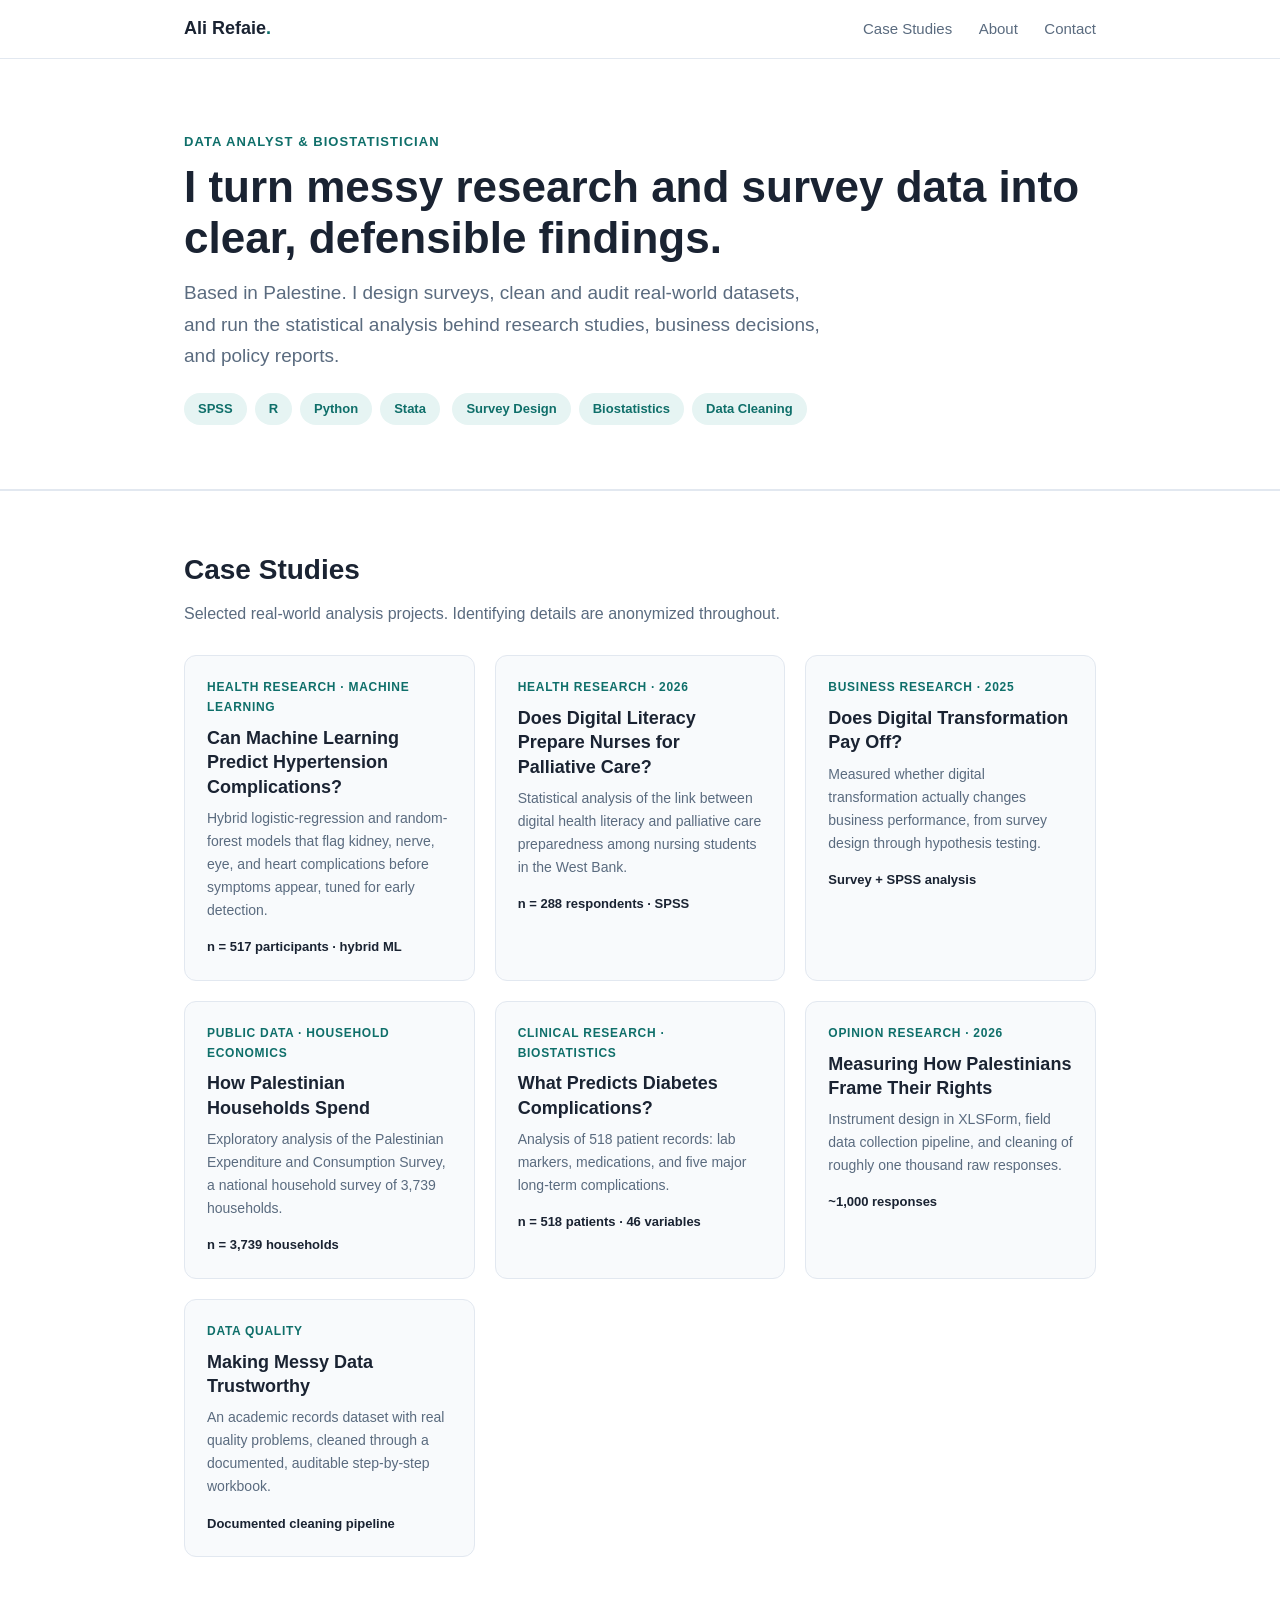
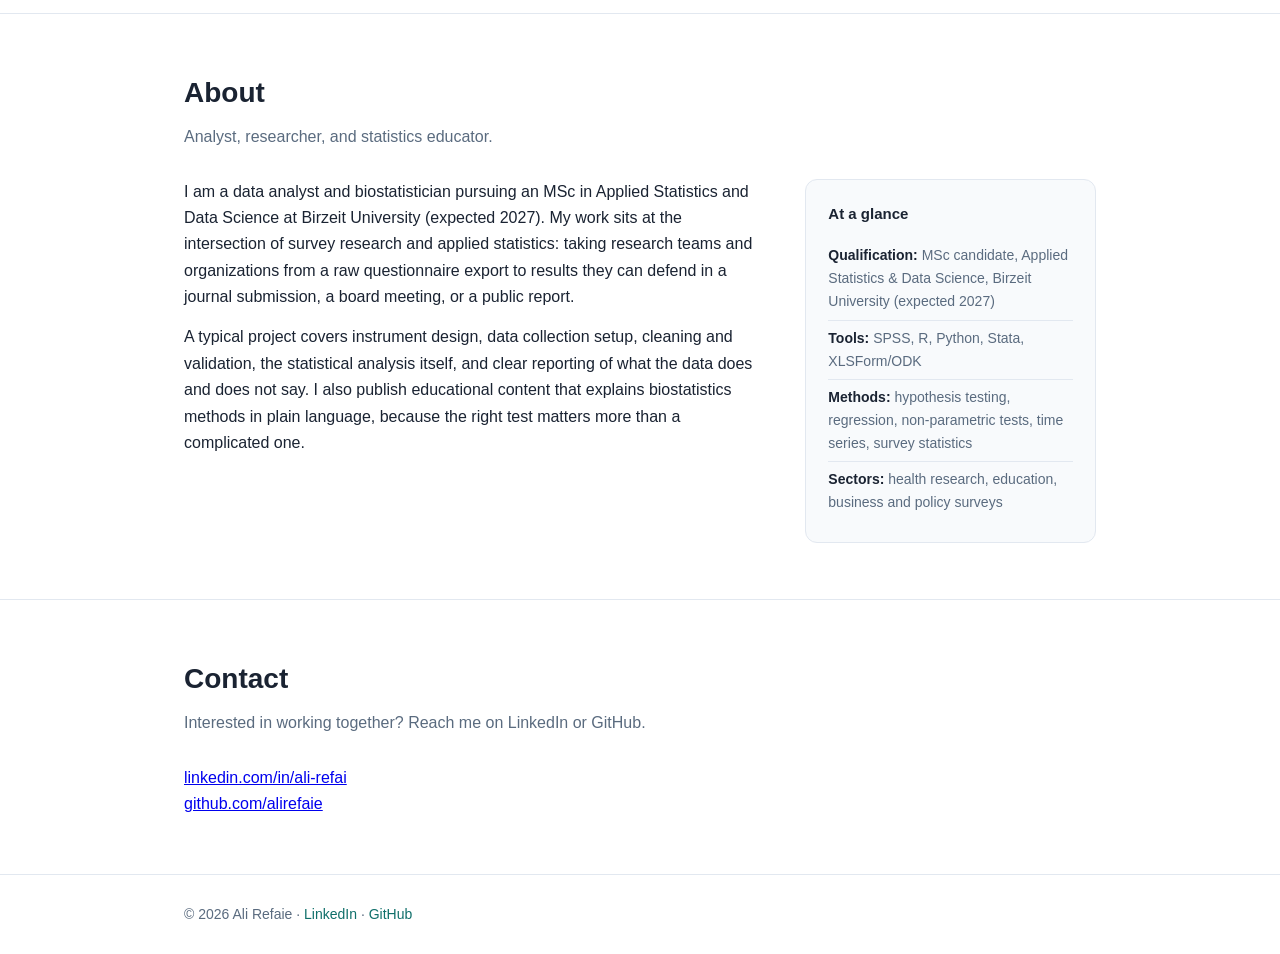
<file: index.html>
<!DOCTYPE html>
<html lang="en">
<head>
<meta charset="utf-8">
<meta name="viewport" content="width=device-width, initial-scale=1">
<title>Ali Refaie | Data Analyst &amp; Biostatistician</title>
<meta name="description" content="Portfolio of Ali Refaie, data analyst and biostatistician. Survey analysis, statistical modeling, and reproducible data cleaning.">
<link rel="stylesheet" href="styles.css">
</head>
<body>

<header class="site">
  <div class="wrap">
    <a class="brand" href="index.html">Ali Refaie<span>.</span></a>
    <nav class="site">
      <a href="#work">Case Studies</a>
      <a href="#about">About</a>
      <a href="#contact">Contact</a>
    </nav>
  </div>
</header>

<section class="hero">
  <div class="wrap">
    <div class="kicker">Data Analyst &amp; Biostatistician</div>
    <h1>I turn messy research and survey data into clear, defensible findings.</h1>
    <p class="lede">Based in Palestine. I design surveys, clean and audit real-world datasets, and run the statistical analysis behind research studies, business decisions, and policy reports.</p>
    <div class="tags">
      <span>SPSS</span><span>R</span><span>Python</span><span>Stata</span>
      <span>Survey Design</span><span>Biostatistics</span><span>Data Cleaning</span>
    </div>
  </div>
</section>

<section id="work">
  <div class="wrap">
    <h2>Case Studies</h2>
    <p class="sub">Selected real-world analysis projects. Identifying details are anonymized throughout.</p>
    <div class="cards">

      <a class="card" href="hypertension-complications-ml.html">
        <div class="meta">Health Research &middot; Machine Learning</div>
        <h3>Can Machine Learning Predict Hypertension Complications?</h3>
        <p>Hybrid logistic-regression and random-forest models that flag kidney, nerve, eye, and heart complications before symptoms appear, tuned for early detection.</p>
        <div class="n">n = 517 participants &middot; hybrid ML</div>
      </a>

      <a class="card" href="digital-health-literacy.html">
        <div class="meta">Health Research &middot; 2026</div>
        <h3>Does Digital Literacy Prepare Nurses for Palliative Care?</h3>
        <p>Statistical analysis of the link between digital health literacy and palliative care preparedness among nursing students in the West Bank.</p>
        <div class="n">n = 288 respondents &middot; SPSS</div>
      </a>

      <a class="card" href="digital-transformation.html">
        <div class="meta">Business Research &middot; 2025</div>
        <h3>Does Digital Transformation Pay Off?</h3>
        <p>Measured whether digital transformation actually changes business performance, from survey design through hypothesis testing.</p>
        <div class="n">Survey + SPSS analysis</div>
      </a>

      <a class="card" href="pecs-2017.html">
        <div class="meta">Public Data &middot; Household Economics</div>
        <h3>How Palestinian Households Spend</h3>
        <p>Exploratory analysis of the Palestinian Expenditure and Consumption Survey, a national household survey of 3,739 households.</p>
        <div class="n">n = 3,739 households</div>
      </a>

      <a class="card" href="diabetes-complications-survey.html">
        <div class="meta">Clinical Research &middot; Biostatistics</div>
        <h3>What Predicts Diabetes Complications?</h3>
        <p>Analysis of 518 patient records: lab markers, medications, and five major long-term complications.</p>
        <div class="n">n = 518 patients &middot; 46 variables</div>
      </a>

      <a class="card" href="rights-framing-survey.html">
        <div class="meta">Opinion Research &middot; 2026</div>
        <h3>Measuring How Palestinians Frame Their Rights</h3>
        <p>Instrument design in XLSForm, field data collection pipeline, and cleaning of roughly one thousand raw responses.</p>
        <div class="n">~1,000 responses</div>
      </a>

      <a class="card" href="gpa-audit.html">
        <div class="meta">Data Quality</div>
        <h3>Making Messy Data Trustworthy</h3>
        <p>An academic records dataset with real quality problems, cleaned through a documented, auditable step-by-step workbook.</p>
        <div class="n">Documented cleaning pipeline</div>
      </a>

    </div>
  </div>
</section>

<section id="about">
  <div class="wrap">
    <h2>About</h2>
    <p class="sub">Analyst, researcher, and statistics educator.</p>
    <div class="about-grid">
      <div>
        <p>I am a data analyst and biostatistician pursuing an MSc in Applied Statistics and Data Science at Birzeit University (expected 2027). My work sits at the intersection of survey research and applied statistics: taking research teams and organizations from a raw questionnaire export to results they can defend in a journal submission, a board meeting, or a public report.</p>
        <p>A typical project covers instrument design, data collection setup, cleaning and validation, the statistical analysis itself, and clear reporting of what the data does and does not say. I also publish educational content that explains biostatistics methods in plain language, because the right test matters more than a complicated one.</p>
      </div>
      <div class="facts">
        <h3>At a glance</h3>
        <ul>
          <li><strong>Qualification:</strong> MSc candidate, Applied Statistics &amp; Data Science, Birzeit University (expected 2027)</li>
          <li><strong>Tools:</strong> SPSS, R, Python, Stata, XLSForm/ODK</li>
          <li><strong>Methods:</strong> hypothesis testing, regression, non-parametric tests, time series, survey statistics</li>
          <li><strong>Sectors:</strong> health research, education, business and policy surveys</li>
        </ul>
      </div>
    </div>
  </div>
</section>

<section id="contact">
  <div class="wrap">
    <h2>Contact</h2>
    <p class="sub">Interested in working together? Reach me on LinkedIn or GitHub.</p>
    <p><a href="https://www.linkedin.com/in/ali-refai/">linkedin.com/in/ali-refai</a><br>
       <a href="https://github.com/alirefaie">github.com/alirefaie</a></p>
  </div>
</section>

<footer class="site">
  <div class="wrap">
    <p>&copy; 2026 Ali Refaie &middot; <a href="https://www.linkedin.com/in/ali-refai/">LinkedIn</a> &middot; <a href="https://github.com/alirefaie">GitHub</a></p>
  </div>
</footer>

</body>
</html>
</file>
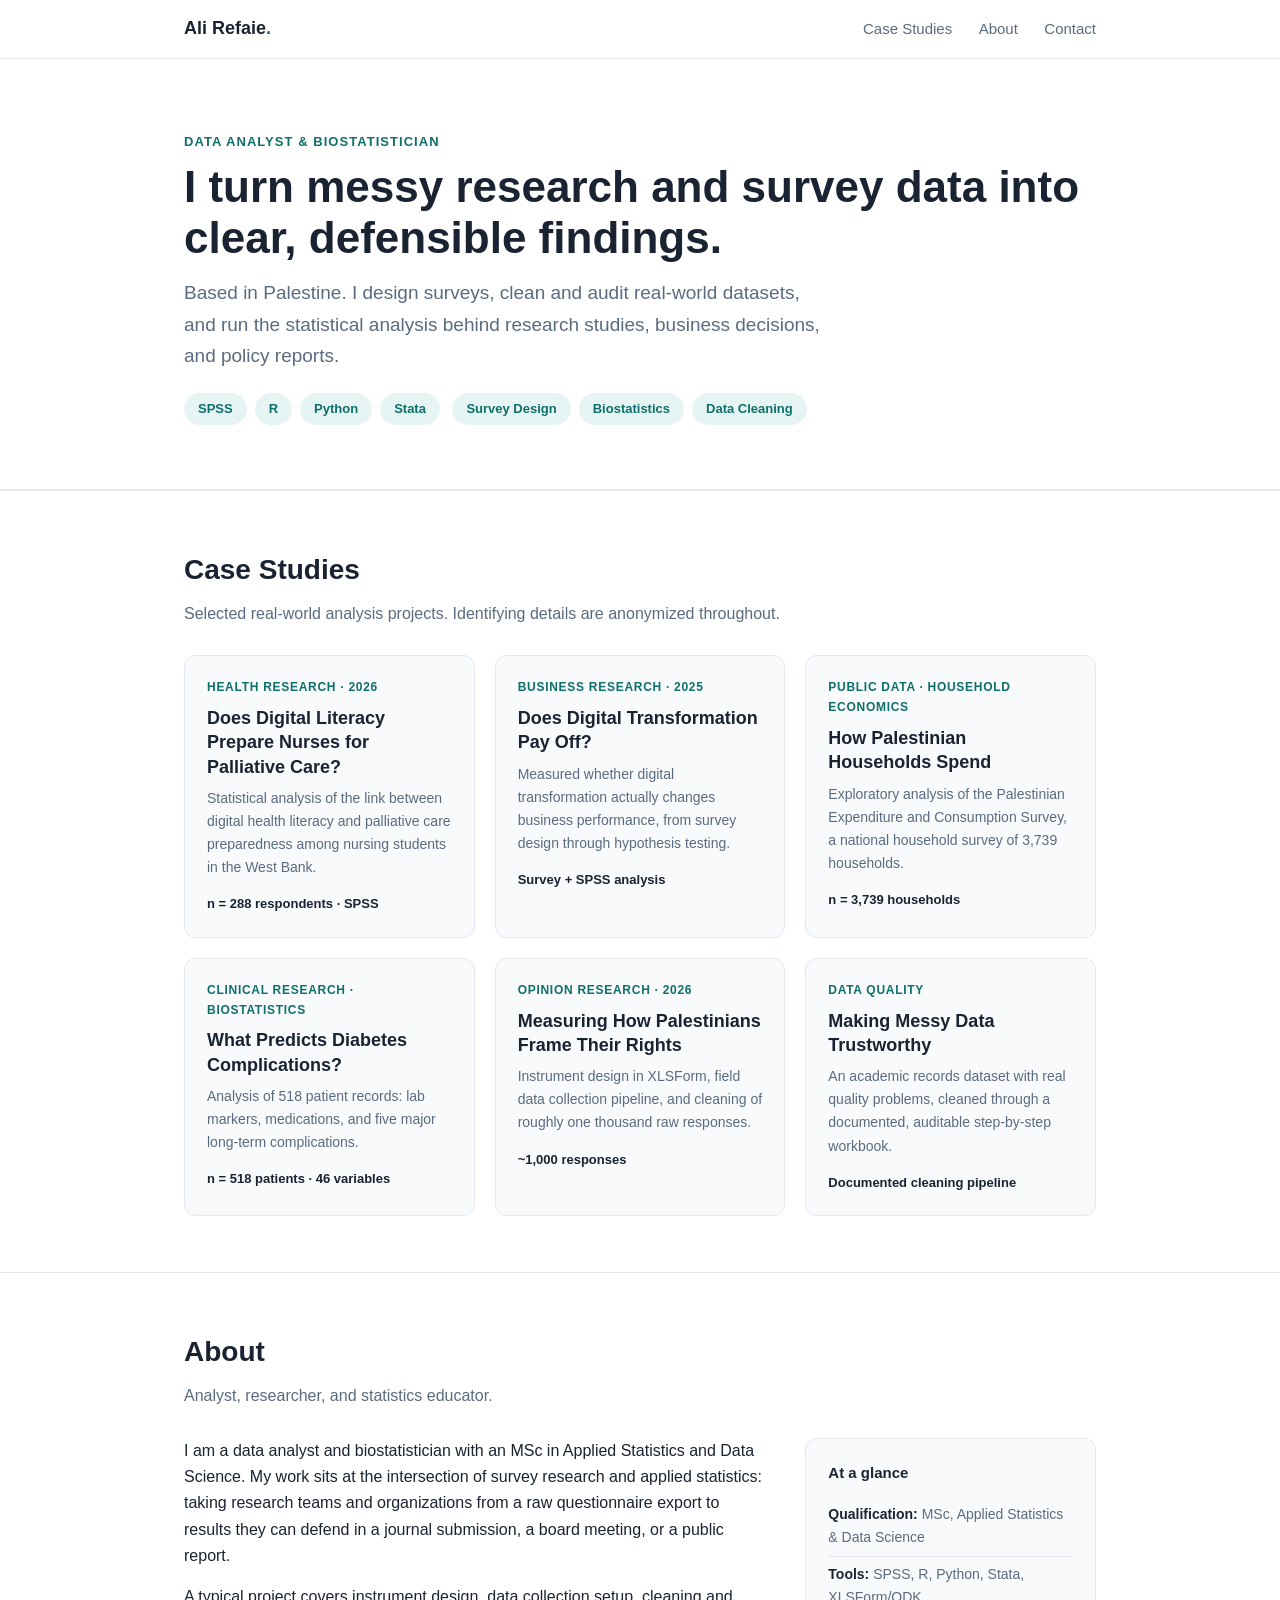
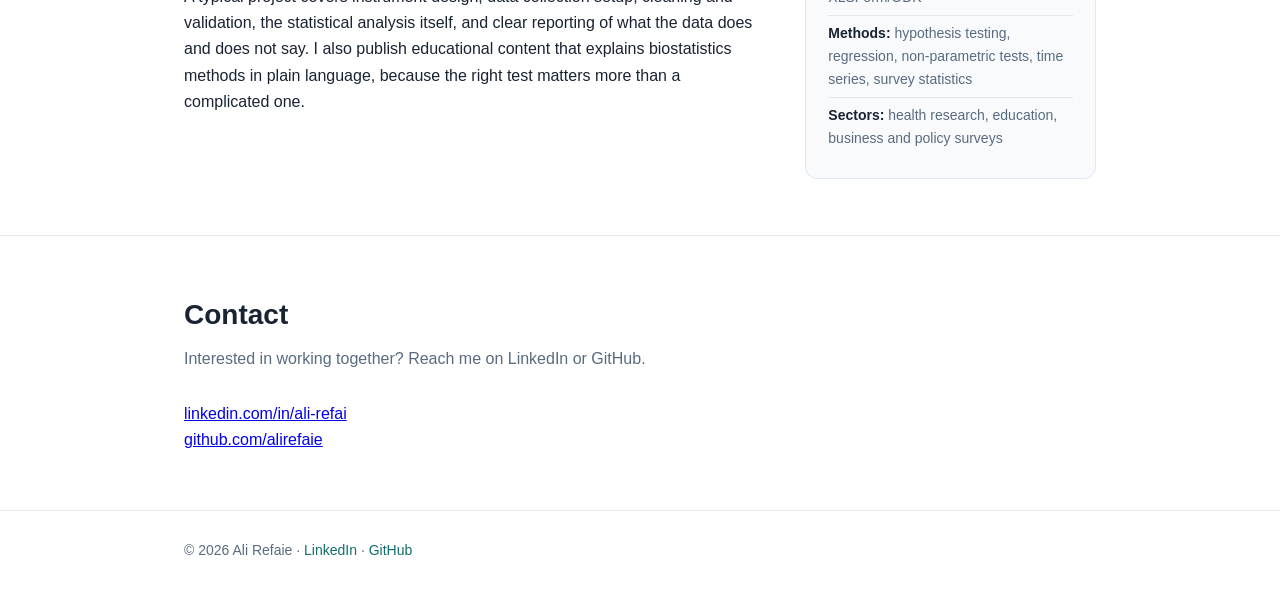
<file: 1-index.html>
<!DOCTYPE html>
<html lang="en">
<head>
<meta charset="utf-8">
<meta name="viewport" content="width=device-width, initial-scale=1">
<title>Ali Refaie | Data Analyst &amp; Biostatistician</title>
<meta name="description" content="Portfolio of Ali Refaie, data analyst and biostatistician. Survey analysis, statistical modeling, and reproducible data cleaning.">
<link rel="stylesheet" href="styles.css">
</head>
<body>

<header class="site">
  <div class="wrap">
    <a class="brand" href="index.html">Ali Refaie<span>.</span></a>
    <nav class="site">
      <a href="#work">Case Studies</a>
      <a href="#about">About</a>
      <a href="#contact">Contact</a>
    </nav>
  </div>
</header>

<section class="hero">
  <div class="wrap">
    <div class="kicker">Data Analyst &amp; Biostatistician</div>
    <h1>I turn messy research and survey data into clear, defensible findings.</h1>
    <p class="lede">Based in Palestine. I design surveys, clean and audit real-world datasets, and run the statistical analysis behind research studies, business decisions, and policy reports.</p>
    <div class="tags">
      <span>SPSS</span><span>R</span><span>Python</span><span>Stata</span>
      <span>Survey Design</span><span>Biostatistics</span><span>Data Cleaning</span>
    </div>
  </div>
</section>

<section id="work">
  <div class="wrap">
    <h2>Case Studies</h2>
    <p class="sub">Selected real-world analysis projects. Identifying details are anonymized throughout.</p>
    <div class="cards">

      <a class="card" href="digital-health-literacy.html">
        <div class="meta">Health Research &middot; 2026</div>
        <h3>Does Digital Literacy Prepare Nurses for Palliative Care?</h3>
        <p>Statistical analysis of the link between digital health literacy and palliative care preparedness among nursing students in the West Bank.</p>
        <div class="n">n = 288 respondents &middot; SPSS</div>
      </a>

      <a class="card" href="digital-transformation.html">
        <div class="meta">Business Research &middot; 2025</div>
        <h3>Does Digital Transformation Pay Off?</h3>
        <p>Measured whether digital transformation actually changes business performance, from survey design through hypothesis testing.</p>
        <div class="n">Survey + SPSS analysis</div>
      </a>

      <a class="card" href="pecs-2017.html">
        <div class="meta">Public Data &middot; Household Economics</div>
        <h3>How Palestinian Households Spend</h3>
        <p>Exploratory analysis of the Palestinian Expenditure and Consumption Survey, a national household survey of 3,739 households.</p>
        <div class="n">n = 3,739 households</div>
      </a>

      <a class="card" href="diabetes-complications-survey.html">
        <div class="meta">Clinical Research &middot; Biostatistics</div>
        <h3>What Predicts Diabetes Complications?</h3>
        <p>Analysis of 518 patient records: lab markers, medications, and five major long-term complications.</p>
        <div class="n">n = 518 patients &middot; 46 variables</div>
      </a>

      <a class="card" href="rights-framing-survey.html">
        <div class="meta">Opinion Research &middot; 2026</div>
        <h3>Measuring How Palestinians Frame Their Rights</h3>
        <p>Instrument design in XLSForm, field data collection pipeline, and cleaning of roughly one thousand raw responses.</p>
        <div class="n">~1,000 responses</div>
      </a>

      <a class="card" href="gpa-audit.html">
        <div class="meta">Data Quality</div>
        <h3>Making Messy Data Trustworthy</h3>
        <p>An academic records dataset with real quality problems, cleaned through a documented, auditable step-by-step workbook.</p>
        <div class="n">Documented cleaning pipeline</div>
      </a>

    </div>
  </div>
</section>

<section id="about">
  <div class="wrap">
    <h2>About</h2>
    <p class="sub">Analyst, researcher, and statistics educator.</p>
    <div class="about-grid">
      <div>
        <p>I am a data analyst and biostatistician with an MSc in Applied Statistics and Data Science. My work sits at the intersection of survey research and applied statistics: taking research teams and organizations from a raw questionnaire export to results they can defend in a journal submission, a board meeting, or a public report.</p>
        <p>A typical project covers instrument design, data collection setup, cleaning and validation, the statistical analysis itself, and clear reporting of what the data does and does not say. I also publish educational content that explains biostatistics methods in plain language, because the right test matters more than a complicated one.</p>
      </div>
      <div class="facts">
        <h3>At a glance</h3>
        <ul>
          <li><strong>Qualification:</strong> MSc, Applied Statistics &amp; Data Science</li>
          <li><strong>Tools:</strong> SPSS, R, Python, Stata, XLSForm/ODK</li>
          <li><strong>Methods:</strong> hypothesis testing, regression, non-parametric tests, time series, survey statistics</li>
          <li><strong>Sectors:</strong> health research, education, business and policy surveys</li>
        </ul>
      </div>
    </div>
  </div>
</section>

<section id="contact">
  <div class="wrap">
    <h2>Contact</h2>
    <p class="sub">Interested in working together? Reach me on LinkedIn or GitHub.</p>
    <p><a href="https://www.linkedin.com/in/ali-refai/">linkedin.com/in/ali-refai</a><br>
       <a href="https://github.com/alirefaie">github.com/alirefaie</a></p>
  </div>
</section>

<footer class="site">
  <div class="wrap">
    <p>&copy; 2026 Ali Refaie &middot; <a href="https://www.linkedin.com/in/ali-refai/">LinkedIn</a> &middot; <a href="https://github.com/alirefaie">GitHub</a></p>
  </div>
</footer>

</body>
</html>
</file>
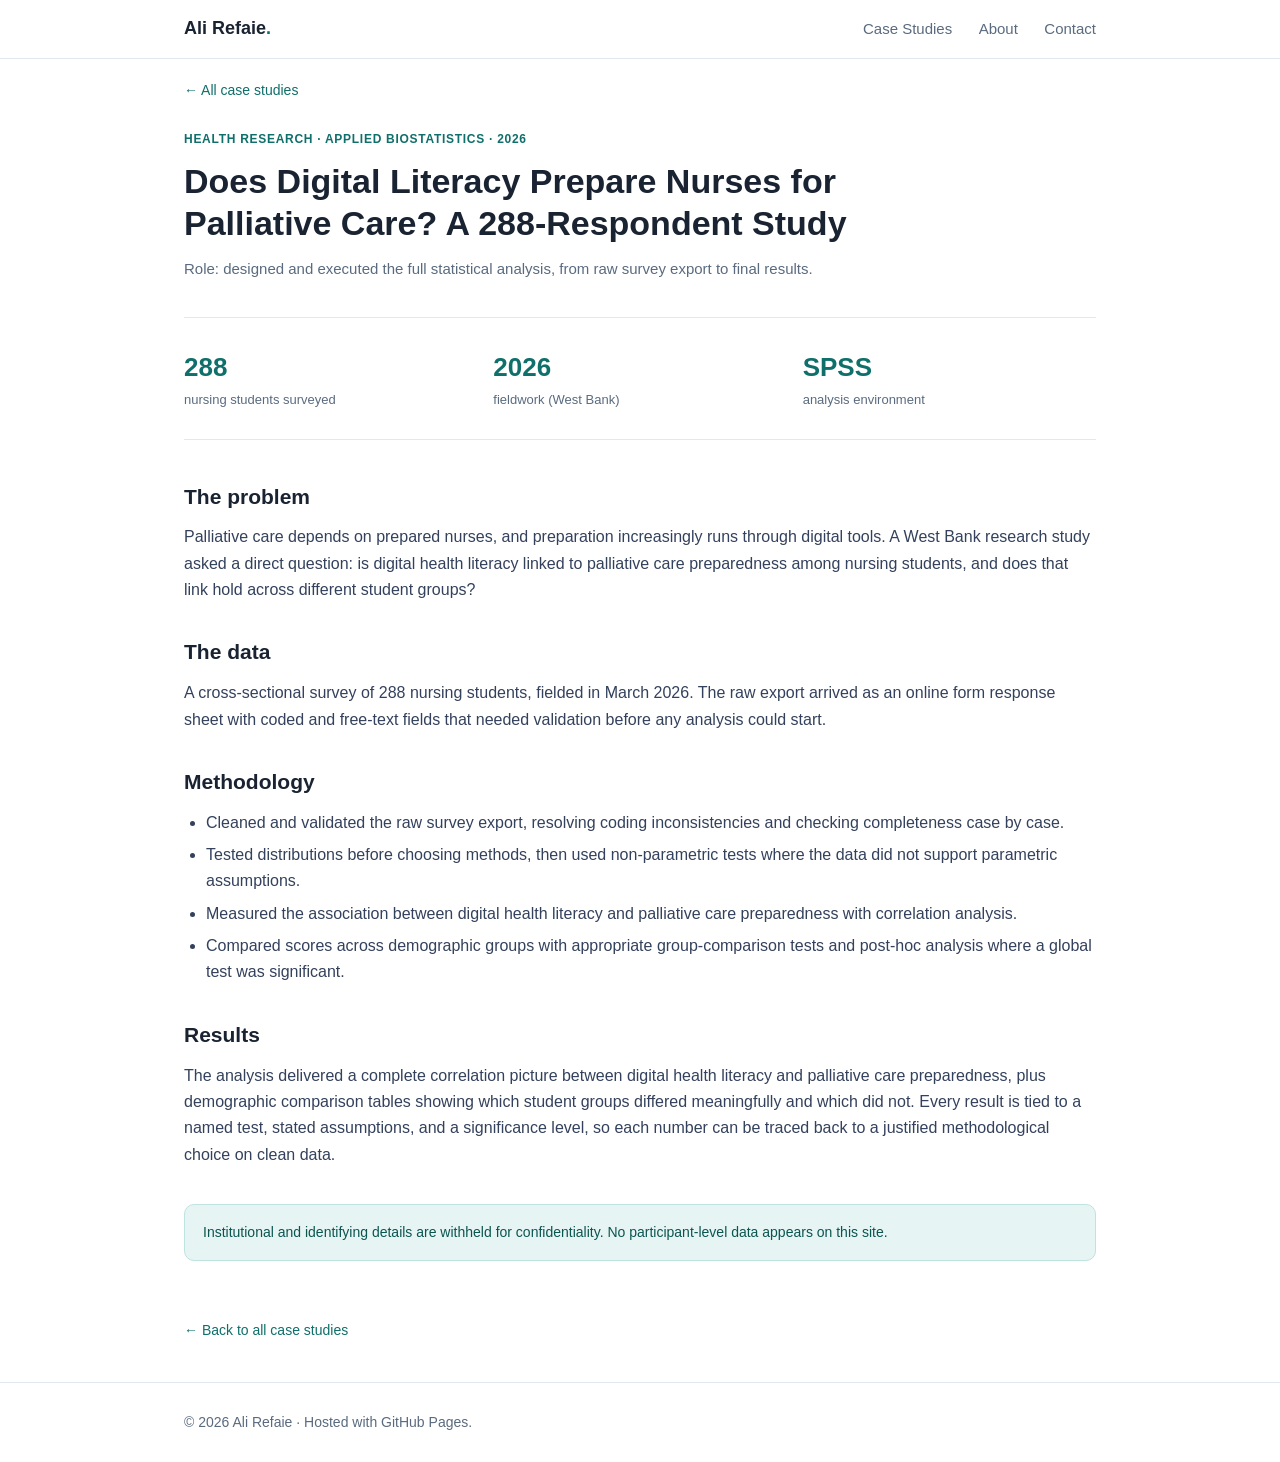
<file: 3-digital-health-literacy.html>
<!DOCTYPE html>
<html lang="en">
<head>
<meta charset="utf-8">
<meta name="viewport" content="width=device-width, initial-scale=1">
<title>Does Digital Literacy Prepare Nurses for Palliative Care? | Ali Refaie</title>
<link rel="stylesheet" href="styles.css">
</head>
<body>

<header class="site">
  <div class="wrap">
    <a class="brand" href="index.html">Ali Refaie<span>.</span></a>
    <nav class="site">
      <a href="index.html#work">Case Studies</a>
      <a href="index.html#about">About</a>
      <a href="index.html#contact">Contact</a>
    </nav>
  </div>
</header>

<div class="wrap">
  <p class="crumb"><a href="index.html#work">&larr; All case studies</a></p>
  <div class="cs-head">
    <div class="meta">Health Research &middot; Applied Biostatistics &middot; 2026</div>
    <h1>Does Digital Literacy Prepare Nurses for Palliative Care? A 288-Respondent Study</h1>
    <p class="role">Role: designed and executed the full statistical analysis, from raw survey export to final results.</p>
  </div>

  <div class="stat-row">
    <div class="stat"><div class="num">288</div><div class="lbl">nursing students surveyed</div></div>
    <div class="stat"><div class="num">2026</div><div class="lbl">fieldwork (West Bank)</div></div>
    <div class="stat"><div class="num">SPSS</div><div class="lbl">analysis environment</div></div>
  </div>

  <div class="cs-body">
    <h2>The problem</h2>
    <p>Palliative care depends on prepared nurses, and preparation increasingly runs through digital tools. A West Bank research study asked a direct question: is digital health literacy linked to palliative care preparedness among nursing students, and does that link hold across different student groups?</p>

    <h2>The data</h2>
    <p>A cross-sectional survey of 288 nursing students, fielded in March 2026. The raw export arrived as an online form response sheet with coded and free-text fields that needed validation before any analysis could start.</p>

    <h2>Methodology</h2>
    <ul>
      <li>Cleaned and validated the raw survey export, resolving coding inconsistencies and checking completeness case by case.</li>
      <li>Tested distributions before choosing methods, then used non-parametric tests where the data did not support parametric assumptions.</li>
      <li>Measured the association between digital health literacy and palliative care preparedness with correlation analysis.</li>
      <li>Compared scores across demographic groups with appropriate group-comparison tests and post-hoc analysis where a global test was significant.</li>
    </ul>

    <h2>Results</h2>
    <p>The analysis delivered a complete correlation picture between digital health literacy and palliative care preparedness, plus demographic comparison tables showing which student groups differed meaningfully and which did not. Every result is tied to a named test, stated assumptions, and a significance level, so each number can be traced back to a justified methodological choice on clean data.</p>

    <div class="anon-note">Institutional and identifying details are withheld for confidentiality. No participant-level data appears on this site.</div>
  </div>

  <a class="back" href="index.html#work">&larr; Back to all case studies</a>
</div>

<footer class="site">
  <div class="wrap"><p>&copy; 2026 Ali Refaie &middot; Hosted with GitHub Pages.</p></div>
</footer>

</body>
</html>
</file>
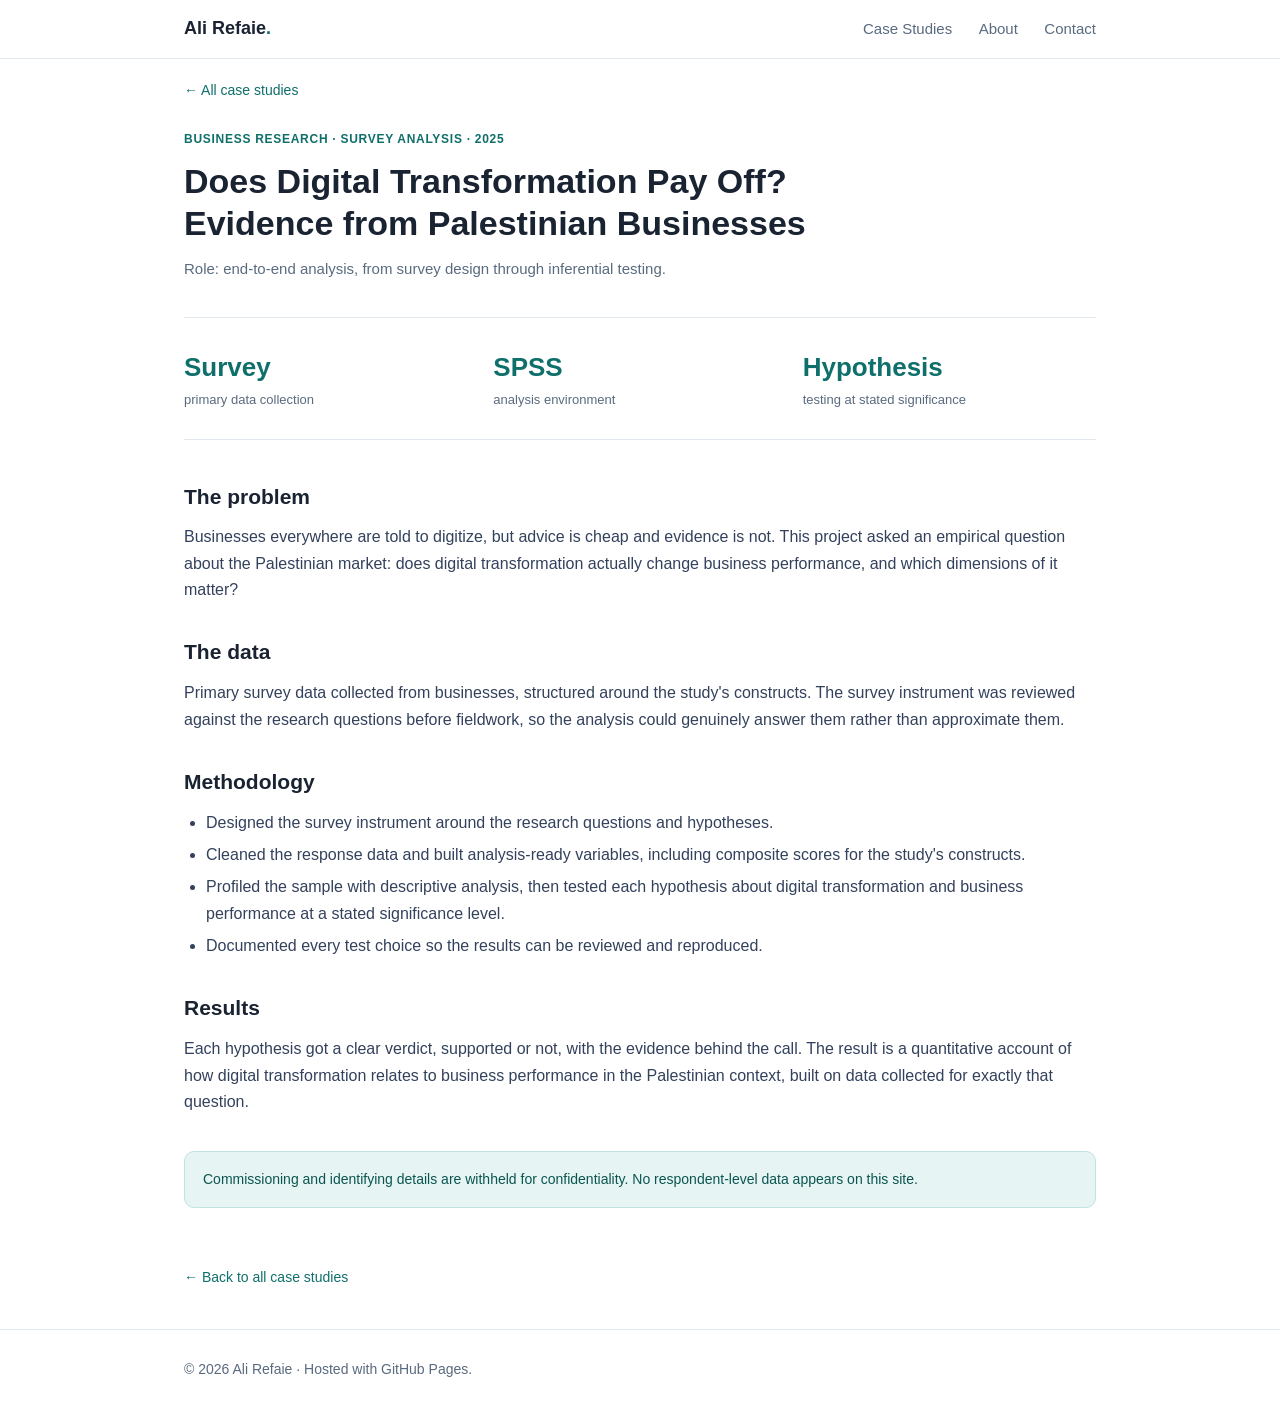
<file: 4-digital-transformation.html>
<!DOCTYPE html>
<html lang="en">
<head>
<meta charset="utf-8">
<meta name="viewport" content="width=device-width, initial-scale=1">
<title>Does Digital Transformation Pay Off? | Ali Refaie</title>
<link rel="stylesheet" href="styles.css">
</head>
<body>

<header class="site">
  <div class="wrap">
    <a class="brand" href="index.html">Ali Refaie<span>.</span></a>
    <nav class="site">
      <a href="index.html#work">Case Studies</a>
      <a href="index.html#about">About</a>
      <a href="index.html#contact">Contact</a>
    </nav>
  </div>
</header>

<div class="wrap">
  <p class="crumb"><a href="index.html#work">&larr; All case studies</a></p>
  <div class="cs-head">
    <div class="meta">Business Research &middot; Survey Analysis &middot; 2025</div>
    <h1>Does Digital Transformation Pay Off? Evidence from Palestinian Businesses</h1>
    <p class="role">Role: end-to-end analysis, from survey design through inferential testing.</p>
  </div>

  <div class="stat-row">
    <div class="stat"><div class="num">Survey</div><div class="lbl">primary data collection</div></div>
    <div class="stat"><div class="num">SPSS</div><div class="lbl">analysis environment</div></div>
    <div class="stat"><div class="num">Hypothesis</div><div class="lbl">testing at stated significance</div></div>
  </div>

  <div class="cs-body">
    <h2>The problem</h2>
    <p>Businesses everywhere are told to digitize, but advice is cheap and evidence is not. This project asked an empirical question about the Palestinian market: does digital transformation actually change business performance, and which dimensions of it matter?</p>

    <h2>The data</h2>
    <p>Primary survey data collected from businesses, structured around the study's constructs. The survey instrument was reviewed against the research questions before fieldwork, so the analysis could genuinely answer them rather than approximate them.</p>

    <h2>Methodology</h2>
    <ul>
      <li>Designed the survey instrument around the research questions and hypotheses.</li>
      <li>Cleaned the response data and built analysis-ready variables, including composite scores for the study's constructs.</li>
      <li>Profiled the sample with descriptive analysis, then tested each hypothesis about digital transformation and business performance at a stated significance level.</li>
      <li>Documented every test choice so the results can be reviewed and reproduced.</li>
    </ul>

    <h2>Results</h2>
    <p>Each hypothesis got a clear verdict, supported or not, with the evidence behind the call. The result is a quantitative account of how digital transformation relates to business performance in the Palestinian context, built on data collected for exactly that question.</p>

    <div class="anon-note">Commissioning and identifying details are withheld for confidentiality. No respondent-level data appears on this site.</div>
  </div>

  <a class="back" href="index.html#work">&larr; Back to all case studies</a>
</div>

<footer class="site">
  <div class="wrap"><p>&copy; 2026 Ali Refaie &middot; Hosted with GitHub Pages.</p></div>
</footer>

</body>
</html>
</file>
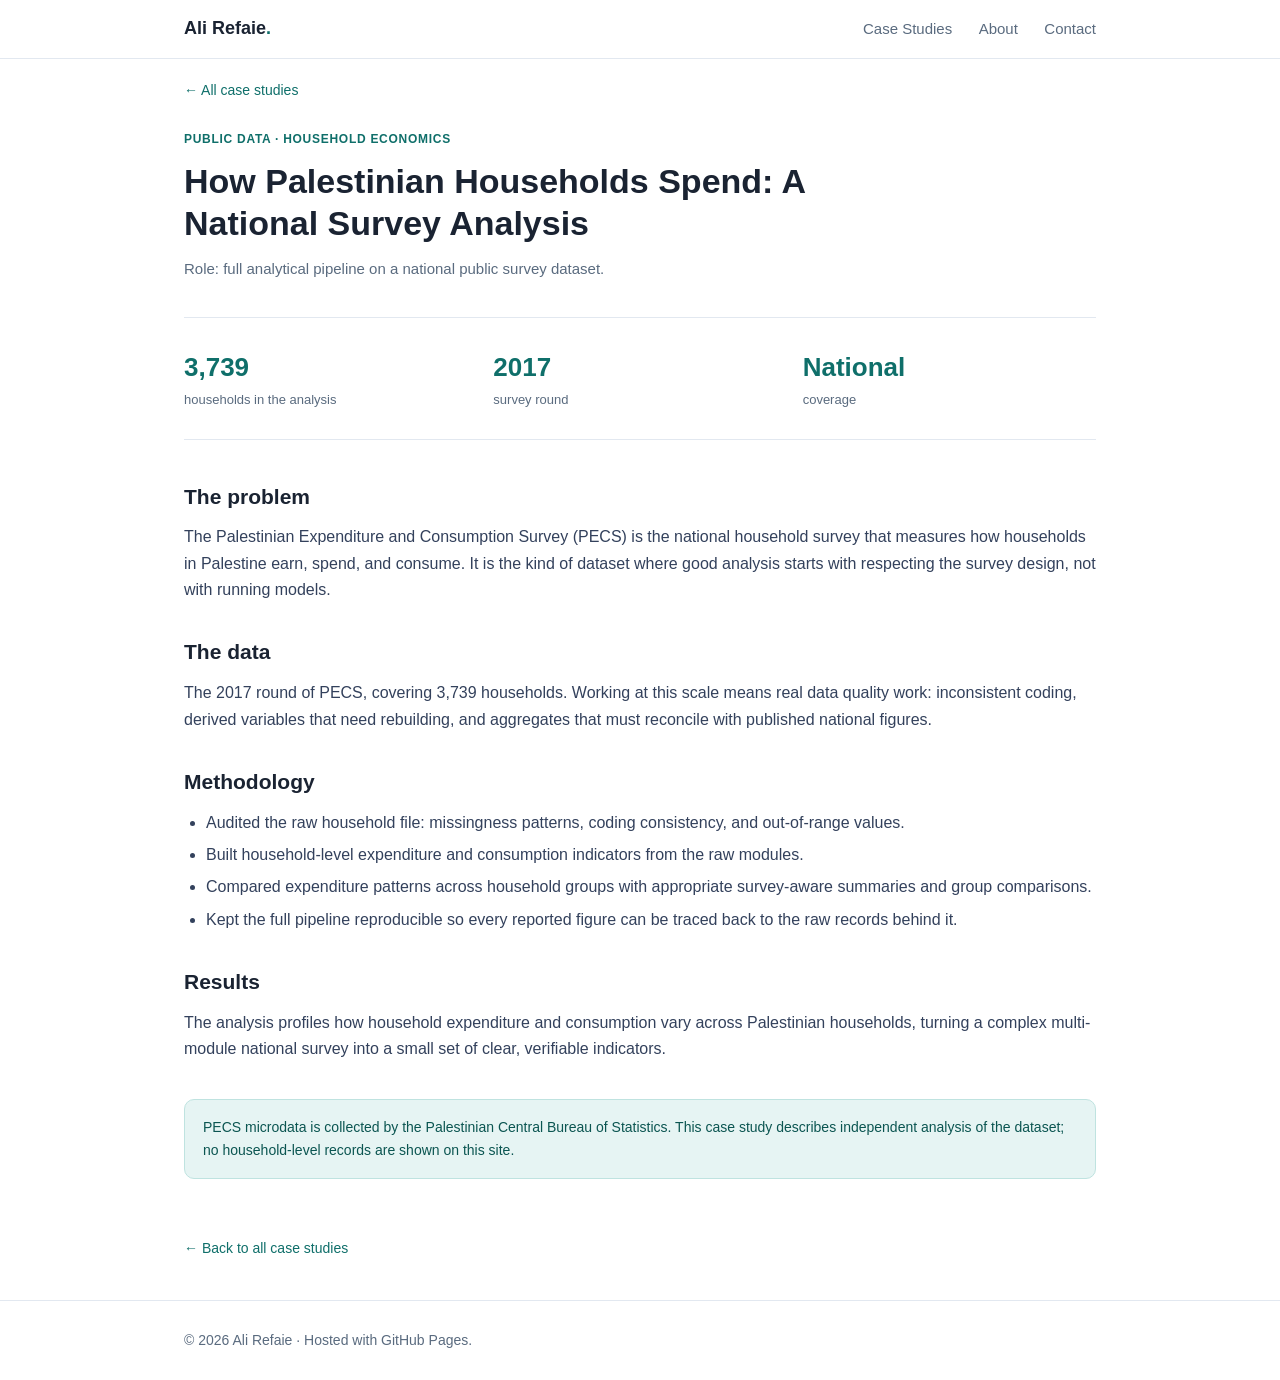
<file: 5-pecs-2017.html>
<!DOCTYPE html>
<html lang="en">
<head>
<meta charset="utf-8">
<meta name="viewport" content="width=device-width, initial-scale=1">
<title>How Palestinian Households Spend | Ali Refaie</title>
<link rel="stylesheet" href="styles.css">
</head>
<body>

<header class="site">
  <div class="wrap">
    <a class="brand" href="index.html">Ali Refaie<span>.</span></a>
    <nav class="site">
      <a href="index.html#work">Case Studies</a>
      <a href="index.html#about">About</a>
      <a href="index.html#contact">Contact</a>
    </nav>
  </div>
</header>

<div class="wrap">
  <p class="crumb"><a href="index.html#work">&larr; All case studies</a></p>
  <div class="cs-head">
    <div class="meta">Public Data &middot; Household Economics</div>
    <h1>How Palestinian Households Spend: A National Survey Analysis</h1>
    <p class="role">Role: full analytical pipeline on a national public survey dataset.</p>
  </div>

  <div class="stat-row">
    <div class="stat"><div class="num">3,739</div><div class="lbl">households in the analysis</div></div>
    <div class="stat"><div class="num">2017</div><div class="lbl">survey round</div></div>
    <div class="stat"><div class="num">National</div><div class="lbl">coverage</div></div>
  </div>

  <div class="cs-body">
    <h2>The problem</h2>
    <p>The Palestinian Expenditure and Consumption Survey (PECS) is the national household survey that measures how households in Palestine earn, spend, and consume. It is the kind of dataset where good analysis starts with respecting the survey design, not with running models.</p>

    <h2>The data</h2>
    <p>The 2017 round of PECS, covering 3,739 households. Working at this scale means real data quality work: inconsistent coding, derived variables that need rebuilding, and aggregates that must reconcile with published national figures.</p>

    <h2>Methodology</h2>
    <ul>
      <li>Audited the raw household file: missingness patterns, coding consistency, and out-of-range values.</li>
      <li>Built household-level expenditure and consumption indicators from the raw modules.</li>
      <li>Compared expenditure patterns across household groups with appropriate survey-aware summaries and group comparisons.</li>
      <li>Kept the full pipeline reproducible so every reported figure can be traced back to the raw records behind it.</li>
    </ul>

    <h2>Results</h2>
    <p>The analysis profiles how household expenditure and consumption vary across Palestinian households, turning a complex multi-module national survey into a small set of clear, verifiable indicators.</p>


    <div class="anon-note">PECS microdata is collected by the Palestinian Central Bureau of Statistics. This case study describes independent analysis of the dataset; no household-level records are shown on this site.</div>
  </div>

  <a class="back" href="index.html#work">&larr; Back to all case studies</a>
</div>

<footer class="site">
  <div class="wrap"><p>&copy; 2026 Ali Refaie &middot; Hosted with GitHub Pages.</p></div>
</footer>

</body>
</html>
</file>
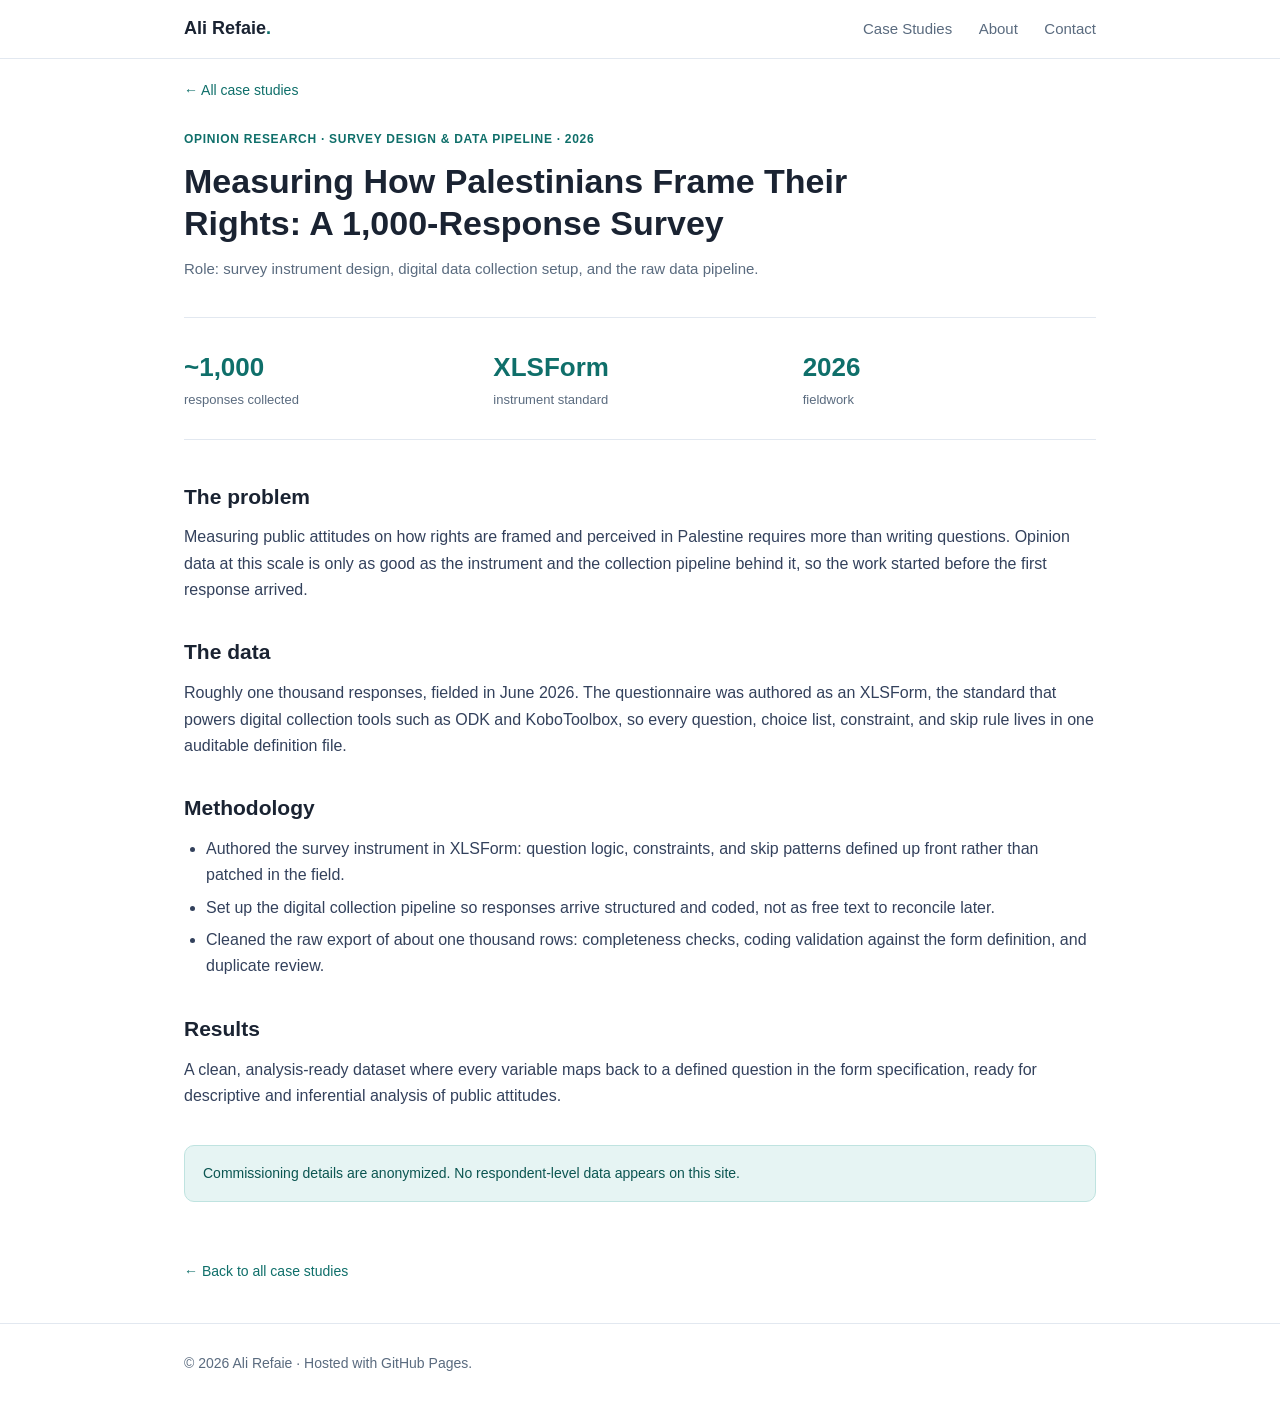
<file: 6-rights-framing-survey.html>
<!DOCTYPE html>
<html lang="en">
<head>
<meta charset="utf-8">
<meta name="viewport" content="width=device-width, initial-scale=1">
<title>Measuring How Palestinians Frame Their Rights | Ali Refaie</title>
<link rel="stylesheet" href="styles.css">
</head>
<body>

<header class="site">
  <div class="wrap">
    <a class="brand" href="index.html">Ali Refaie<span>.</span></a>
    <nav class="site">
      <a href="index.html#work">Case Studies</a>
      <a href="index.html#about">About</a>
      <a href="index.html#contact">Contact</a>
    </nav>
  </div>
</header>

<div class="wrap">
  <p class="crumb"><a href="index.html#work">&larr; All case studies</a></p>
  <div class="cs-head">
    <div class="meta">Opinion Research &middot; Survey Design &amp; Data Pipeline &middot; 2026</div>
    <h1>Measuring How Palestinians Frame Their Rights: A 1,000-Response Survey</h1>
    <p class="role">Role: survey instrument design, digital data collection setup, and the raw data pipeline.</p>
  </div>

  <div class="stat-row">
    <div class="stat"><div class="num">~1,000</div><div class="lbl">responses collected</div></div>
    <div class="stat"><div class="num">XLSForm</div><div class="lbl">instrument standard</div></div>
    <div class="stat"><div class="num">2026</div><div class="lbl">fieldwork</div></div>
  </div>

  <div class="cs-body">
    <h2>The problem</h2>
    <p>Measuring public attitudes on how rights are framed and perceived in Palestine requires more than writing questions. Opinion data at this scale is only as good as the instrument and the collection pipeline behind it, so the work started before the first response arrived.</p>

    <h2>The data</h2>
    <p>Roughly one thousand responses, fielded in June 2026. The questionnaire was authored as an XLSForm, the standard that powers digital collection tools such as ODK and KoboToolbox, so every question, choice list, constraint, and skip rule lives in one auditable definition file.</p>

    <h2>Methodology</h2>
    <ul>
      <li>Authored the survey instrument in XLSForm: question logic, constraints, and skip patterns defined up front rather than patched in the field.</li>
      <li>Set up the digital collection pipeline so responses arrive structured and coded, not as free text to reconcile later.</li>
      <li>Cleaned the raw export of about one thousand rows: completeness checks, coding validation against the form definition, and duplicate review.</li>
    </ul>

    <h2>Results</h2>
    <p>A clean, analysis-ready dataset where every variable maps back to a defined question in the form specification, ready for descriptive and inferential analysis of public attitudes.</p>


    <div class="anon-note">Commissioning details are anonymized. No respondent-level data appears on this site.</div>
  </div>

  <a class="back" href="index.html#work">&larr; Back to all case studies</a>
</div>

<footer class="site">
  <div class="wrap"><p>&copy; 2026 Ali Refaie &middot; Hosted with GitHub Pages.</p></div>
</footer>

</body>
</html>
</file>
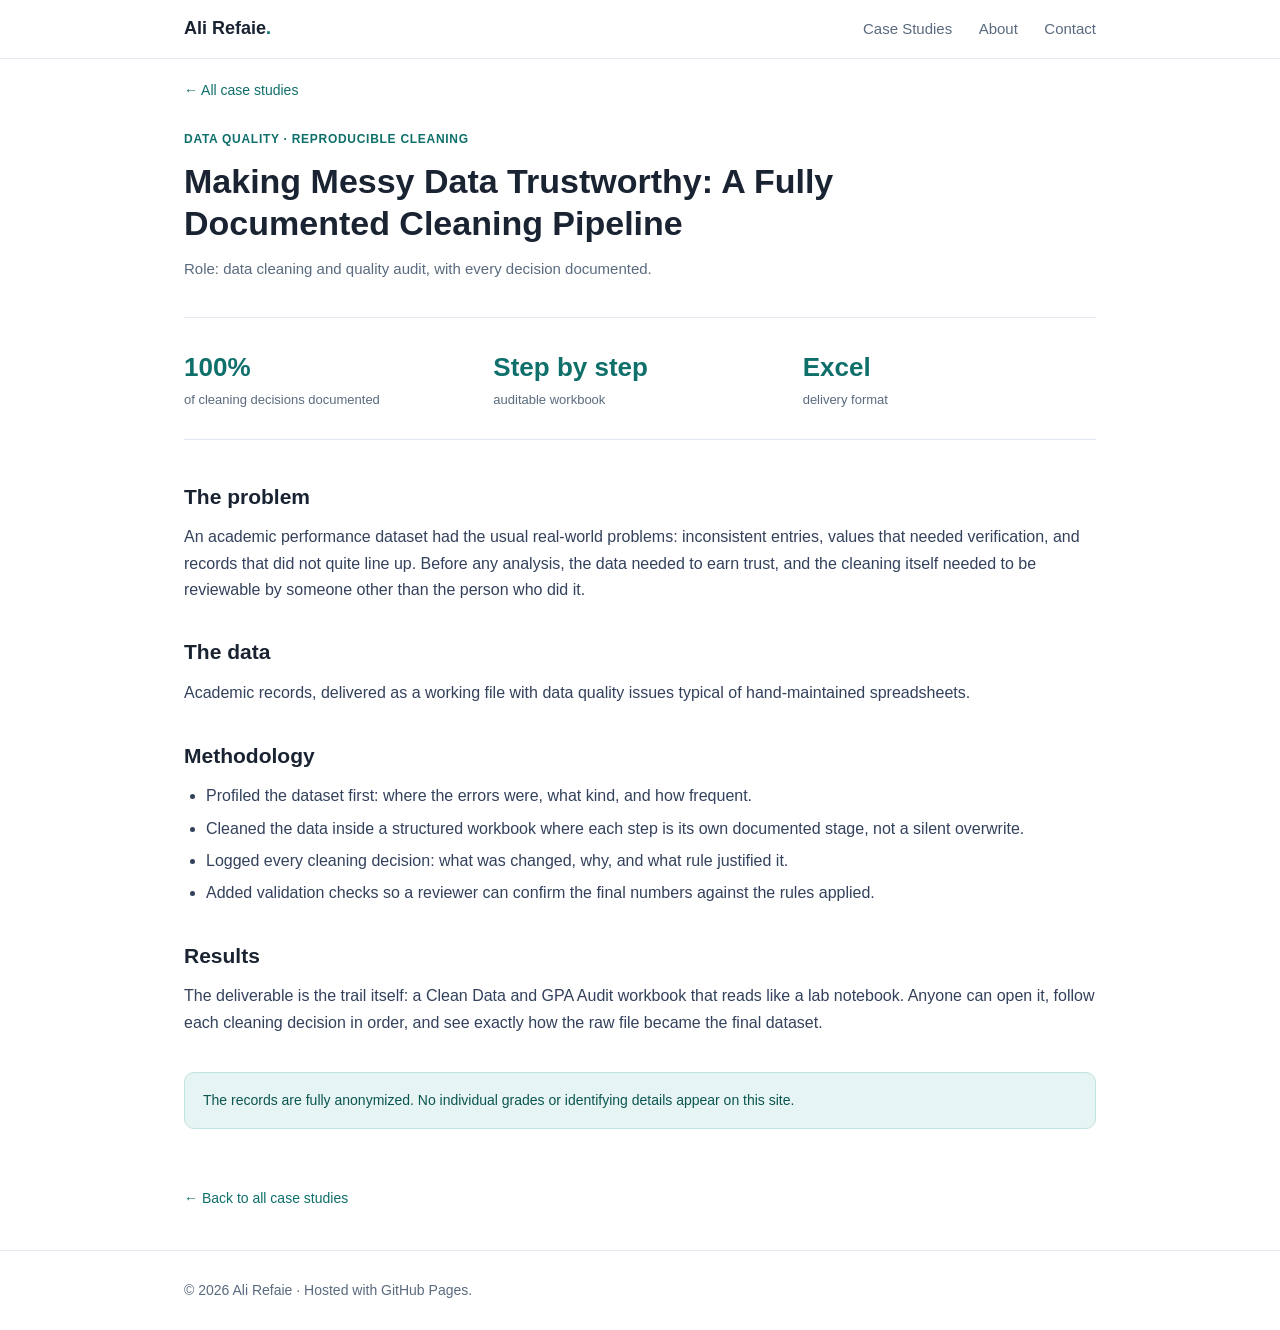
<file: 7-gpa-audit.html>
<!DOCTYPE html>
<html lang="en">
<head>
<meta charset="utf-8">
<meta name="viewport" content="width=device-width, initial-scale=1">
<title>Making Messy Data Trustworthy | Ali Refaie</title>
<link rel="stylesheet" href="styles.css">
</head>
<body>

<header class="site">
  <div class="wrap">
    <a class="brand" href="index.html">Ali Refaie<span>.</span></a>
    <nav class="site">
      <a href="index.html#work">Case Studies</a>
      <a href="index.html#about">About</a>
      <a href="index.html#contact">Contact</a>
    </nav>
  </div>
</header>

<div class="wrap">
  <p class="crumb"><a href="index.html#work">&larr; All case studies</a></p>
  <div class="cs-head">
    <div class="meta">Data Quality &middot; Reproducible Cleaning</div>
    <h1>Making Messy Data Trustworthy: A Fully Documented Cleaning Pipeline</h1>
    <p class="role">Role: data cleaning and quality audit, with every decision documented.</p>
  </div>

  <div class="stat-row">
    <div class="stat"><div class="num">100%</div><div class="lbl">of cleaning decisions documented</div></div>
    <div class="stat"><div class="num">Step by step</div><div class="lbl">auditable workbook</div></div>
    <div class="stat"><div class="num">Excel</div><div class="lbl">delivery format</div></div>
  </div>

  <div class="cs-body">
    <h2>The problem</h2>
    <p>An academic performance dataset had the usual real-world problems: inconsistent entries, values that needed verification, and records that did not quite line up. Before any analysis, the data needed to earn trust, and the cleaning itself needed to be reviewable by someone other than the person who did it.</p>

    <h2>The data</h2>
    <p>Academic records, delivered as a working file with data quality issues typical of hand-maintained spreadsheets.</p>

    <h2>Methodology</h2>
    <ul>
      <li>Profiled the dataset first: where the errors were, what kind, and how frequent.</li>
      <li>Cleaned the data inside a structured workbook where each step is its own documented stage, not a silent overwrite.</li>
      <li>Logged every cleaning decision: what was changed, why, and what rule justified it.</li>
      <li>Added validation checks so a reviewer can confirm the final numbers against the rules applied.</li>
    </ul>

    <h2>Results</h2>
    <p>The deliverable is the trail itself: a Clean Data and GPA Audit workbook that reads like a lab notebook. Anyone can open it, follow each cleaning decision in order, and see exactly how the raw file became the final dataset.</p>


    <div class="anon-note">The records are fully anonymized. No individual grades or identifying details appear on this site.</div>
  </div>

  <a class="back" href="index.html#work">&larr; Back to all case studies</a>
</div>

<footer class="site">
  <div class="wrap"><p>&copy; 2026 Ali Refaie &middot; Hosted with GitHub Pages.</p></div>
</footer>

</body>
</html>
</file>
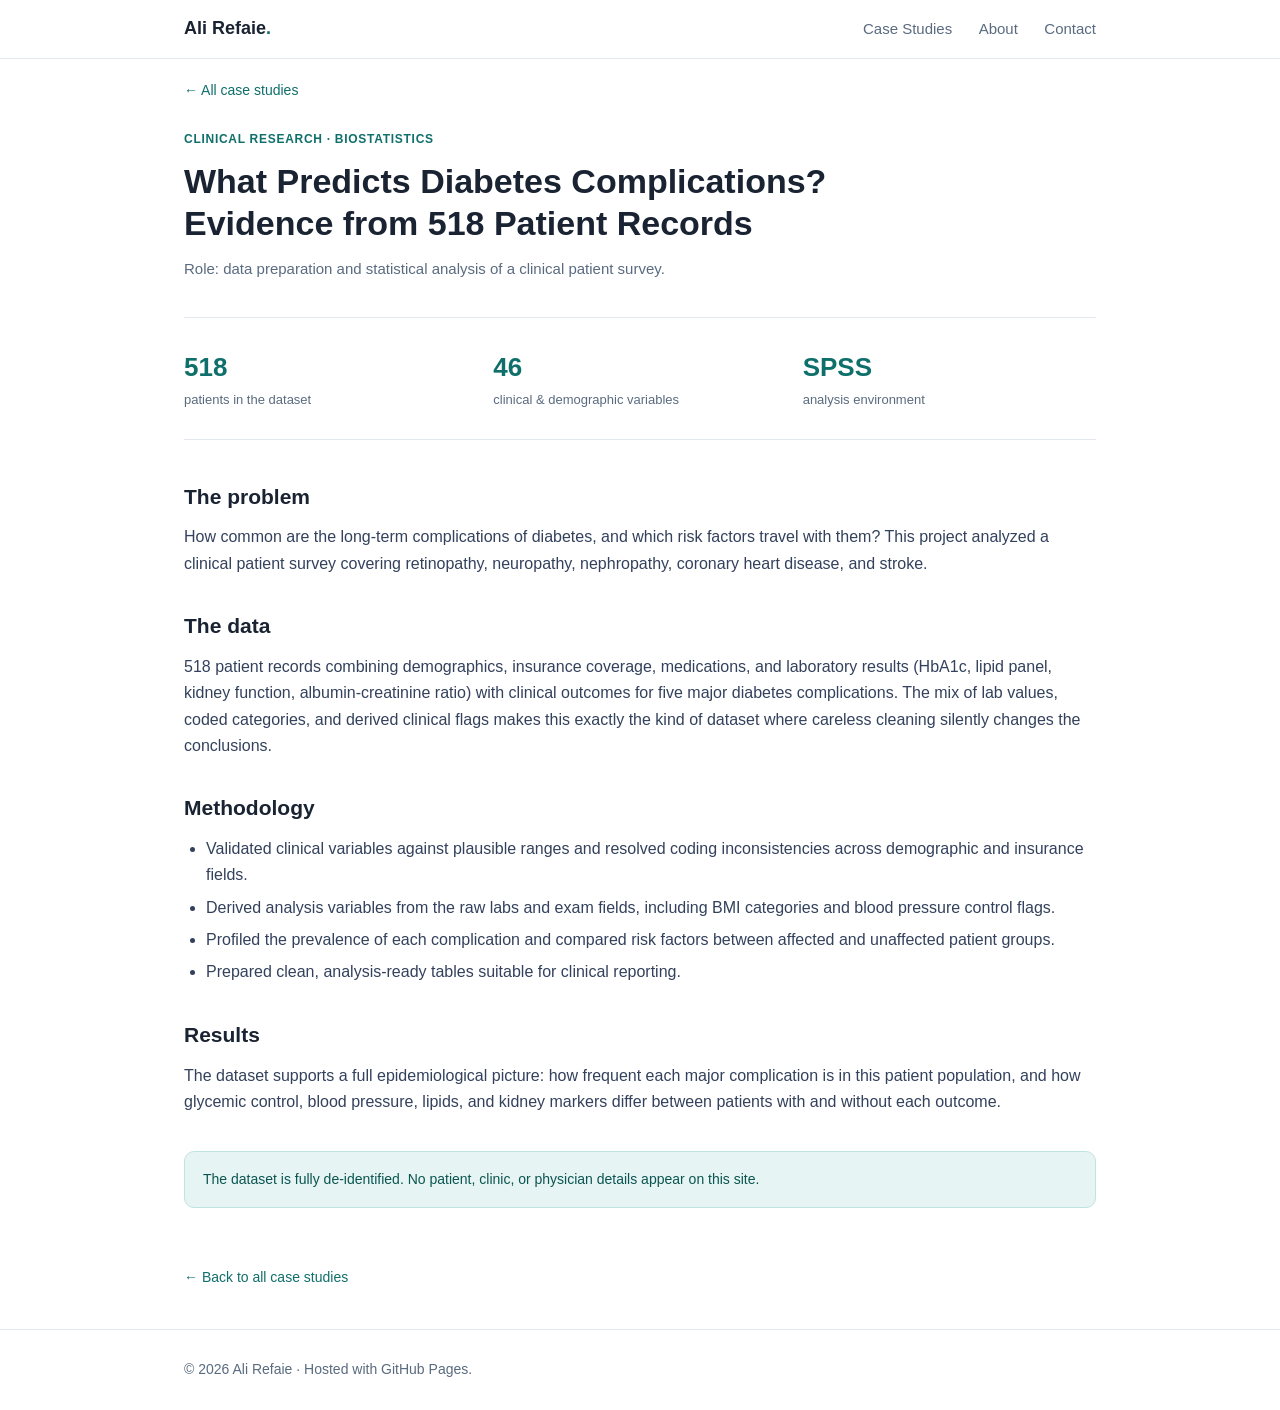
<file: 8-diabetes-complications-survey.html>
<!DOCTYPE html>
<html lang="en">
<head>
<meta charset="utf-8">
<meta name="viewport" content="width=device-width, initial-scale=1">
<title>What Predicts Diabetes Complications? | Ali Refaie</title>
<link rel="stylesheet" href="styles.css">
</head>
<body>

<header class="site">
  <div class="wrap">
    <a class="brand" href="index.html">Ali Refaie<span>.</span></a>
    <nav class="site">
      <a href="index.html#work">Case Studies</a>
      <a href="index.html#about">About</a>
      <a href="index.html#contact">Contact</a>
    </nav>
  </div>
</header>

<div class="wrap">
  <p class="crumb"><a href="index.html#work">&larr; All case studies</a></p>
  <div class="cs-head">
    <div class="meta">Clinical Research &middot; Biostatistics</div>
    <h1>What Predicts Diabetes Complications? Evidence from 518 Patient Records</h1>
    <p class="role">Role: data preparation and statistical analysis of a clinical patient survey.</p>
  </div>

  <div class="stat-row">
    <div class="stat"><div class="num">518</div><div class="lbl">patients in the dataset</div></div>
    <div class="stat"><div class="num">46</div><div class="lbl">clinical &amp; demographic variables</div></div>
    <div class="stat"><div class="num">SPSS</div><div class="lbl">analysis environment</div></div>
  </div>

  <div class="cs-body">
    <h2>The problem</h2>
    <p>How common are the long-term complications of diabetes, and which risk factors travel with them? This project analyzed a clinical patient survey covering retinopathy, neuropathy, nephropathy, coronary heart disease, and stroke.</p>

    <h2>The data</h2>
    <p>518 patient records combining demographics, insurance coverage, medications, and laboratory results (HbA1c, lipid panel, kidney function, albumin-creatinine ratio) with clinical outcomes for five major diabetes complications. The mix of lab values, coded categories, and derived clinical flags makes this exactly the kind of dataset where careless cleaning silently changes the conclusions.</p>

    <h2>Methodology</h2>
    <ul>
      <li>Validated clinical variables against plausible ranges and resolved coding inconsistencies across demographic and insurance fields.</li>
      <li>Derived analysis variables from the raw labs and exam fields, including BMI categories and blood pressure control flags.</li>
      <li>Profiled the prevalence of each complication and compared risk factors between affected and unaffected patient groups.</li>
      <li>Prepared clean, analysis-ready tables suitable for clinical reporting.</li>
    </ul>

    <h2>Results</h2>
    <p>The dataset supports a full epidemiological picture: how frequent each major complication is in this patient population, and how glycemic control, blood pressure, lipids, and kidney markers differ between patients with and without each outcome.</p>


    <div class="anon-note">The dataset is fully de-identified. No patient, clinic, or physician details appear on this site.</div>
  </div>

  <a class="back" href="index.html#work">&larr; Back to all case studies</a>
</div>

<footer class="site">
  <div class="wrap"><p>&copy; 2026 Ali Refaie &middot; Hosted with GitHub Pages.</p></div>
</footer>

</body>
</html>
</file>
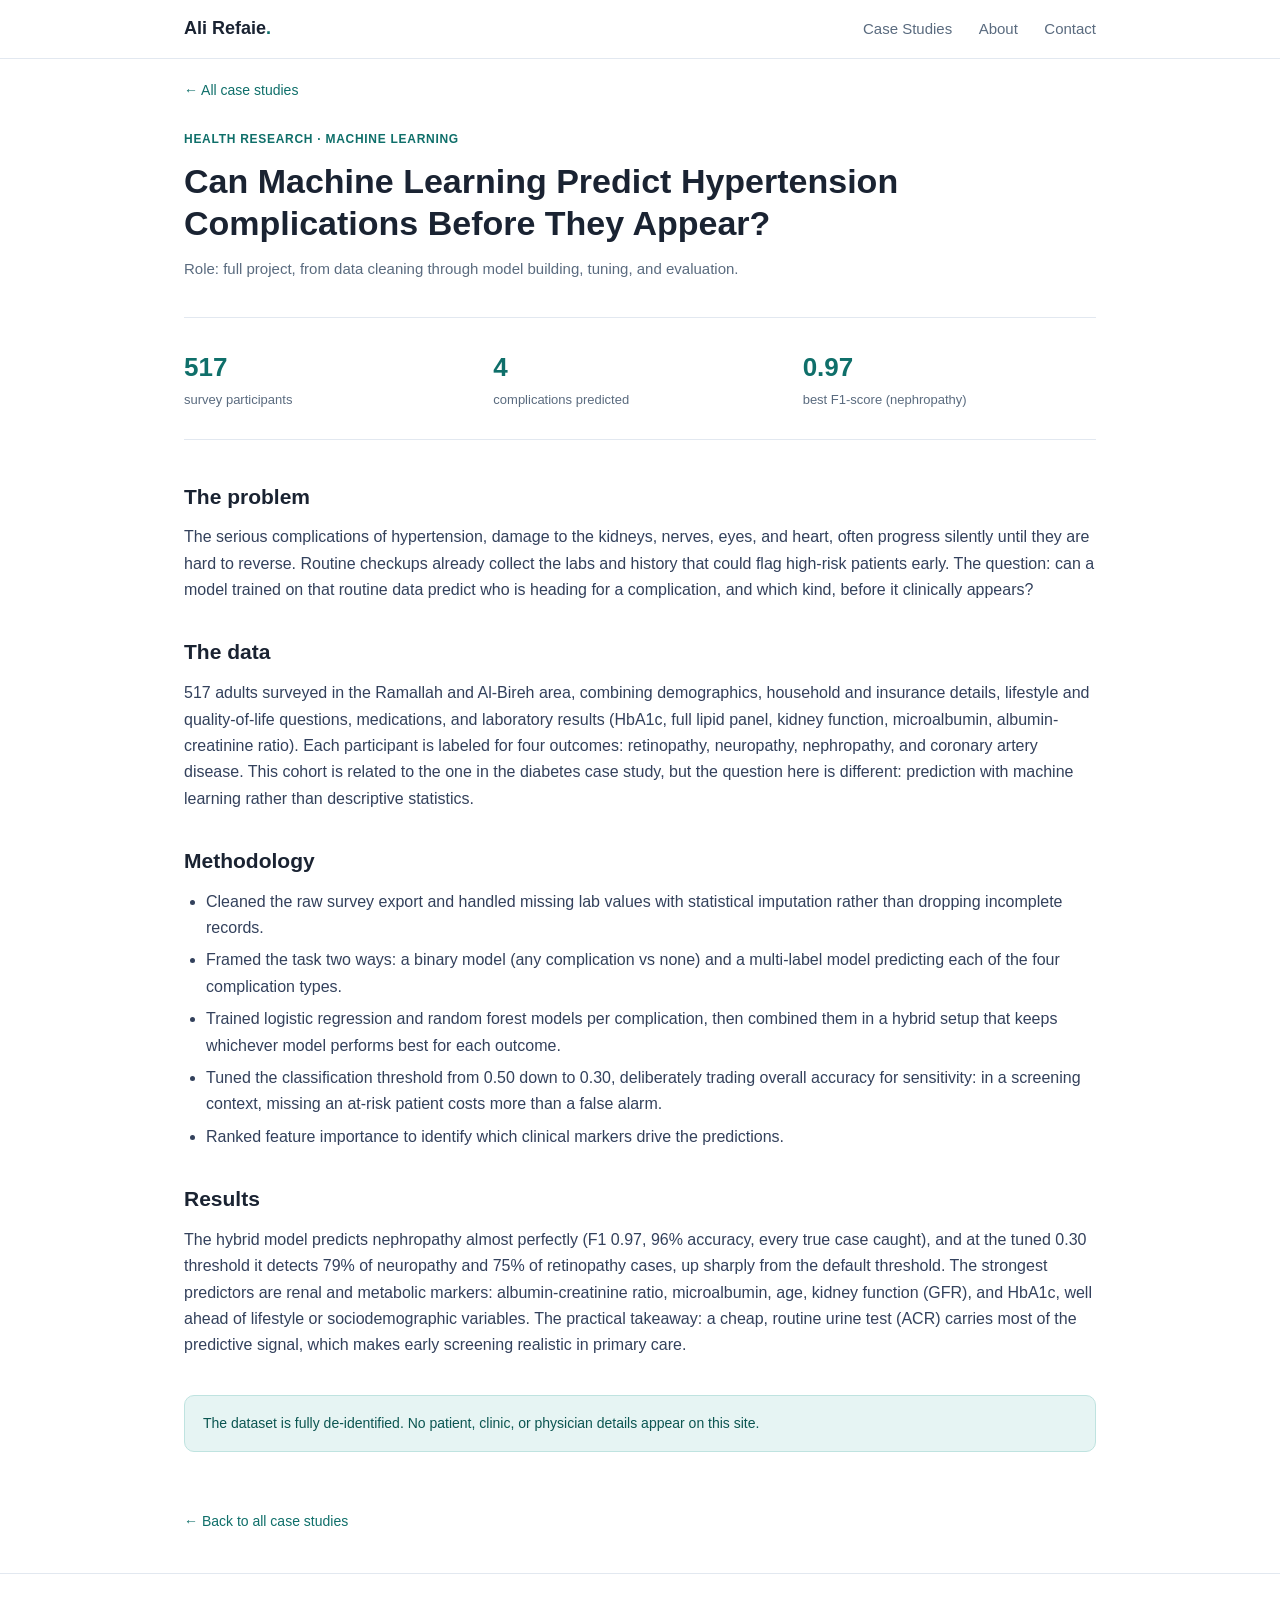
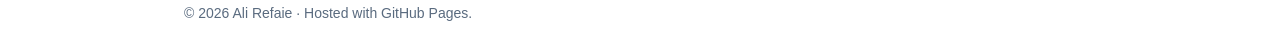
<file: hypertension-complications-ml.html>
<!DOCTYPE html>
<html lang="en">
<head>
<meta charset="utf-8">
<meta name="viewport" content="width=device-width, initial-scale=1">
<title>Can Machine Learning Predict Hypertension Complications? | Ali Refaie</title>
<link rel="stylesheet" href="styles.css">
</head>
<body>

<header class="site">
  <div class="wrap">
    <a class="brand" href="index.html">Ali Refaie<span>.</span></a>
    <nav class="site">
      <a href="index.html#work">Case Studies</a>
      <a href="index.html#about">About</a>
      <a href="index.html#contact">Contact</a>
    </nav>
  </div>
</header>

<div class="wrap">
  <p class="crumb"><a href="index.html#work">&larr; All case studies</a></p>
  <div class="cs-head">
    <div class="meta">Health Research &middot; Machine Learning</div>
    <h1>Can Machine Learning Predict Hypertension Complications Before They Appear?</h1>
    <p class="role">Role: full project, from data cleaning through model building, tuning, and evaluation.</p>
  </div>

  <div class="stat-row">
    <div class="stat"><div class="num">517</div><div class="lbl">survey participants</div></div>
    <div class="stat"><div class="num">4</div><div class="lbl">complications predicted</div></div>
    <div class="stat"><div class="num">0.97</div><div class="lbl">best F1-score (nephropathy)</div></div>
  </div>

  <div class="cs-body">
    <h2>The problem</h2>
    <p>The serious complications of hypertension, damage to the kidneys, nerves, eyes, and heart, often progress silently until they are hard to reverse. Routine checkups already collect the labs and history that could flag high-risk patients early. The question: can a model trained on that routine data predict who is heading for a complication, and which kind, before it clinically appears?</p>

    <h2>The data</h2>
    <p>517 adults surveyed in the Ramallah and Al-Bireh area, combining demographics, household and insurance details, lifestyle and quality-of-life questions, medications, and laboratory results (HbA1c, full lipid panel, kidney function, microalbumin, albumin-creatinine ratio). Each participant is labeled for four outcomes: retinopathy, neuropathy, nephropathy, and coronary artery disease. This cohort is related to the one in the diabetes case study, but the question here is different: prediction with machine learning rather than descriptive statistics.</p>

    <h2>Methodology</h2>
    <ul>
      <li>Cleaned the raw survey export and handled missing lab values with statistical imputation rather than dropping incomplete records.</li>
      <li>Framed the task two ways: a binary model (any complication vs none) and a multi-label model predicting each of the four complication types.</li>
      <li>Trained logistic regression and random forest models per complication, then combined them in a hybrid setup that keeps whichever model performs best for each outcome.</li>
      <li>Tuned the classification threshold from 0.50 down to 0.30, deliberately trading overall accuracy for sensitivity: in a screening context, missing an at-risk patient costs more than a false alarm.</li>
      <li>Ranked feature importance to identify which clinical markers drive the predictions.</li>
    </ul>

    <h2>Results</h2>
    <p>The hybrid model predicts nephropathy almost perfectly (F1 0.97, 96% accuracy, every true case caught), and at the tuned 0.30 threshold it detects 79% of neuropathy and 75% of retinopathy cases, up sharply from the default threshold. The strongest predictors are renal and metabolic markers: albumin-creatinine ratio, microalbumin, age, kidney function (GFR), and HbA1c, well ahead of lifestyle or sociodemographic variables. The practical takeaway: a cheap, routine urine test (ACR) carries most of the predictive signal, which makes early screening realistic in primary care.</p>


    <div class="anon-note">The dataset is fully de-identified. No patient, clinic, or physician details appear on this site.</div>
  </div>

  <a class="back" href="index.html#work">&larr; Back to all case studies</a>
</div>

<footer class="site">
  <div class="wrap"><p>&copy; 2026 Ali Refaie &middot; Hosted with GitHub Pages.</p></div>
</footer>

</body>
</html>
</file>
<file: styles.css>
:root {
  --bg: #ffffff;
  --ink: #1a2332;
  --muted: #5a6b7f;
  --accent: #0f6f6a;
  --accent-soft: #e6f4f3;
  --line: #e2e8f0;
  --card: #f8fafc;
}

* { box-sizing: border-box; margin: 0; padding: 0; }

body {
  font-family: "Segoe UI", -apple-system, BlinkMacSystemFont, Roboto, "Helvetica Neue", Arial, sans-serif;
  color: var(--ink);
  background: var(--bg);
  line-height: 1.65;
}

.wrap { max-width: 960px; margin: 0 auto; padding: 0 24px; }

/* Header */
header.site {
  border-bottom: 1px solid var(--line);
  background: var(--bg);
  position: sticky;
  top: 0;
  z-index: 10;
}
header.site .wrap {
  display: flex;
  align-items: center;
  justify-content: space-between;
  padding-top: 14px;
  padding-bottom: 14px;
}
.brand { font-weight: 700; font-size: 18px; color: var(--ink); text-decoration: none; }
.brand span { color: var(--accent); }
nav.site a {
  color: var(--muted);
  text-decoration: none;
  margin-left: 22px;
  font-size: 15px;
}
nav.site a:hover { color: var(--accent); }

/* Hero */
.hero { padding: 72px 0 56px; border-bottom: 1px solid var(--line); }
.hero .kicker {
  color: var(--accent);
  font-weight: 600;
  letter-spacing: 0.08em;
  text-transform: uppercase;
  font-size: 13px;
}
.hero h1 { font-size: 44px; line-height: 1.15; margin: 10px 0 14px; }
.hero p.lede { font-size: 19px; color: var(--muted); max-width: 640px; }
.hero .tags { margin-top: 22px; }
.hero .tags span {
  display: inline-block;
  background: var(--accent-soft);
  color: var(--accent);
  border-radius: 999px;
  padding: 5px 14px;
  font-size: 13px;
  font-weight: 600;
  margin: 0 8px 8px 0;
}

/* Sections */
section { padding: 56px 0; }
section h2 { font-size: 28px; margin-bottom: 8px; }
section .sub { color: var(--muted); margin-bottom: 28px; }
section + section { border-top: 1px solid var(--line); }

/* Cards */
.cards {
  display: grid;
  grid-template-columns: repeat(auto-fill, minmax(280px, 1fr));
  gap: 20px;
}
a.card {
  display: block;
  background: var(--card);
  border: 1px solid var(--line);
  border-radius: 12px;
  padding: 22px;
  text-decoration: none;
  color: var(--ink);
  transition: border-color 0.15s, transform 0.15s;
}
a.card:hover { border-color: var(--accent); transform: translateY(-2px); }
.card .meta {
  font-size: 12px;
  font-weight: 700;
  letter-spacing: 0.06em;
  text-transform: uppercase;
  color: var(--accent);
  margin-bottom: 8px;
}
.card h3 { font-size: 18px; line-height: 1.35; margin-bottom: 8px; }
.card p { font-size: 14px; color: var(--muted); }
.card .n {
  margin-top: 14px;
  font-size: 13px;
  font-weight: 700;
  color: var(--ink);
}

/* About */
.about-grid { display: grid; grid-template-columns: 2fr 1fr; gap: 40px; }
.about-grid p + p { margin-top: 14px; }
.facts { background: var(--card); border: 1px solid var(--line); border-radius: 12px; padding: 22px; }
.facts h3 { font-size: 15px; margin-bottom: 12px; }
.facts ul { list-style: none; }
.facts li { padding: 6px 0; border-bottom: 1px solid var(--line); font-size: 14px; color: var(--muted); }
.facts li:last-child { border-bottom: none; }
.facts li strong { color: var(--ink); }

/* Case study page */
.crumb { font-size: 14px; color: var(--muted); padding: 20px 0 0; }
.crumb a { color: var(--accent); text-decoration: none; }
.cs-head { padding: 28px 0 36px; border-bottom: 1px solid var(--line); }
.cs-head .meta {
  font-size: 12px; font-weight: 700; letter-spacing: 0.06em;
  text-transform: uppercase; color: var(--accent); margin-bottom: 10px;
}
.cs-head h1 { font-size: 34px; line-height: 1.25; max-width: 760px; }
.cs-head .role { color: var(--muted); margin-top: 12px; font-size: 15px; }
.stat-row {
  display: grid;
  grid-template-columns: repeat(auto-fit, minmax(160px, 1fr));
  gap: 16px;
  padding: 28px 0;
  border-bottom: 1px solid var(--line);
}
.stat .num { font-size: 26px; font-weight: 700; color: var(--accent); }
.stat .lbl { font-size: 13px; color: var(--muted); }
.cs-body { padding: 40px 0 56px; }
.cs-body h2 { font-size: 21px; margin: 32px 0 10px; }
.cs-body h2:first-child { margin-top: 0; }
.cs-body p { color: #33415c; }
.cs-body p + p { margin-top: 12px; }
.cs-body ul { margin: 10px 0 0 22px; color: #33415c; }
.cs-body li { margin-bottom: 6px; }
.anon-note {
  margin-top: 36px;
  background: var(--accent-soft);
  border: 1px solid #bfe3e0;
  border-radius: 10px;
  padding: 16px 18px;
  font-size: 14px;
  color: #0b5551;
}
.back { display: inline-block; margin-bottom: 40px; color: var(--accent); text-decoration: none; font-size: 14px; }

/* Footer */
footer.site {
  border-top: 1px solid var(--line);
  padding: 28px 0;
  color: var(--muted);
  font-size: 14px;
}
footer.site a { color: var(--accent); text-decoration: none; }

@media (max-width: 700px) {
  .hero h1 { font-size: 32px; }
  .about-grid { grid-template-columns: 1fr; }
}
</file>
